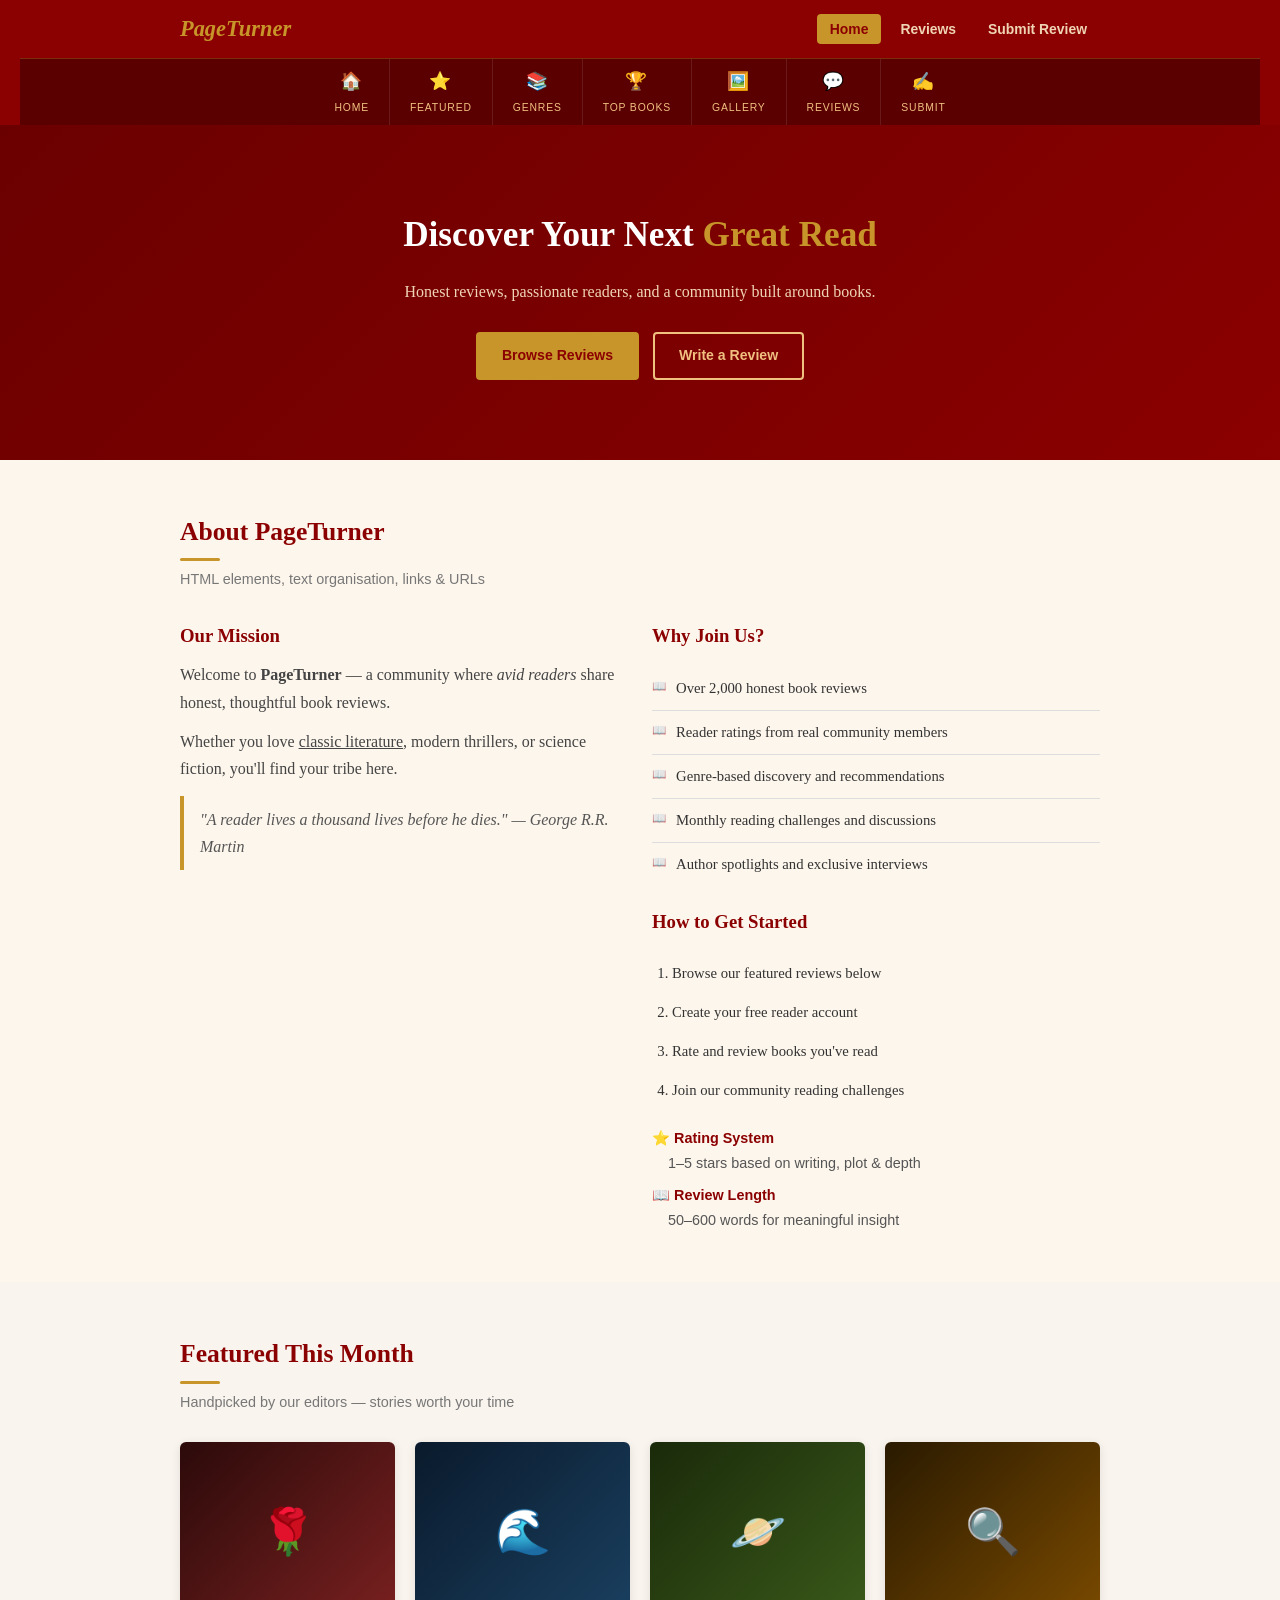
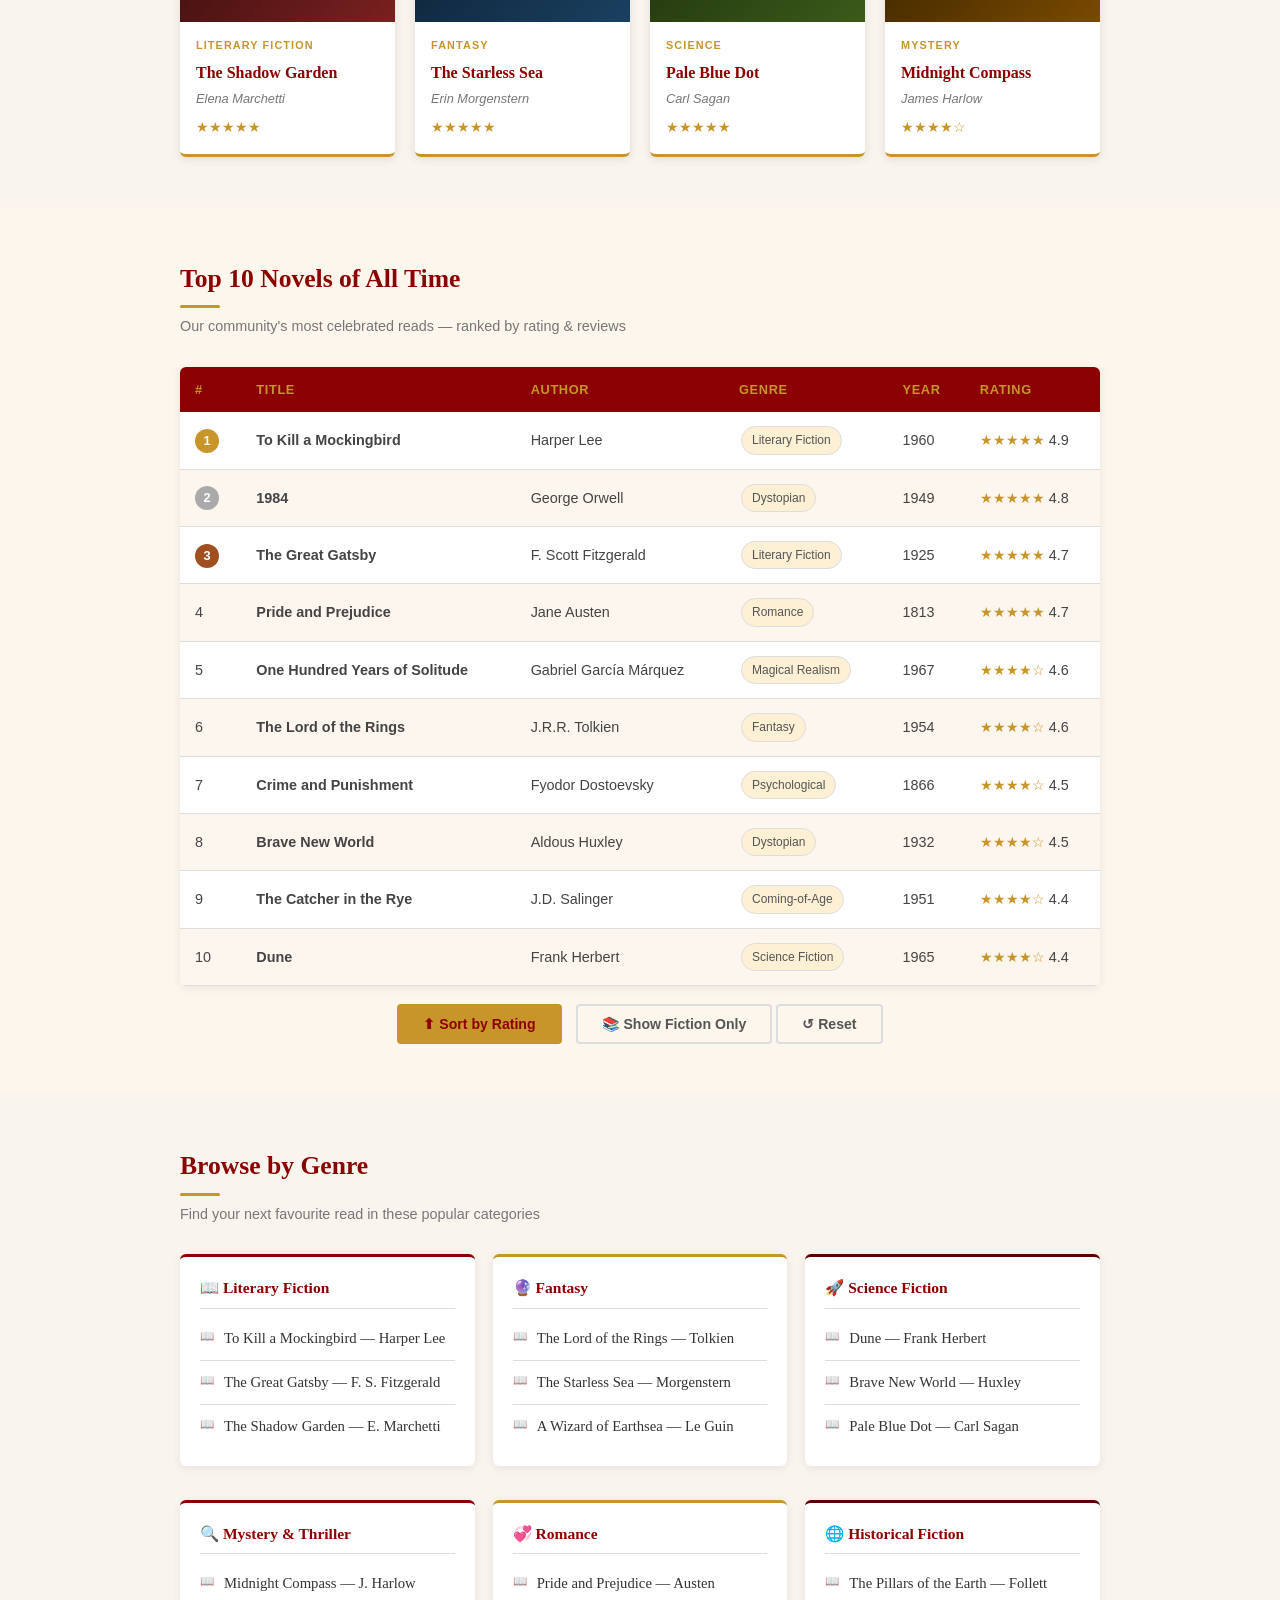
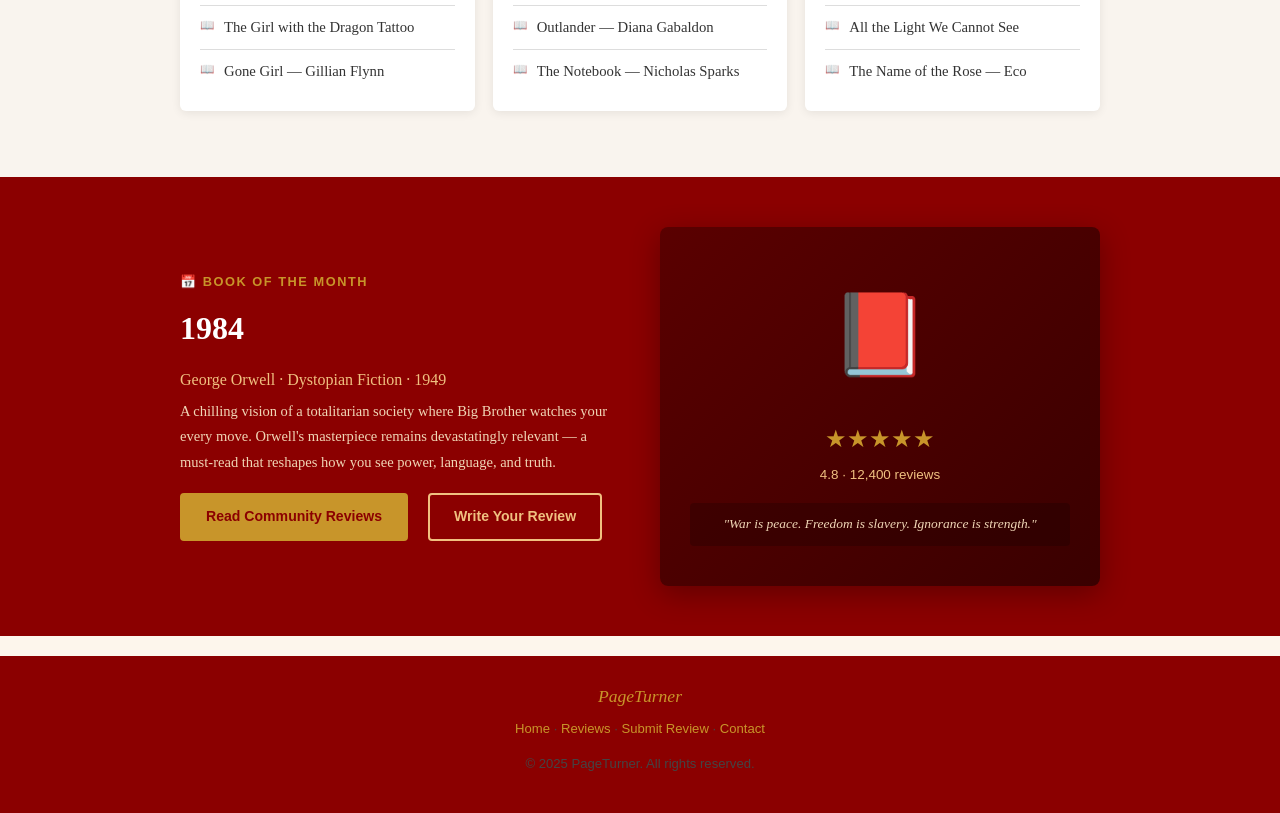
<file: index.html>
<!DOCTYPE html>
<html lang="en">
<head>
  <meta charset="UTF-8" />
  <meta name="viewport" content="width=device-width, initial-scale=1.0" />
  <title>PageTurner — Book Reviews</title>

  <!-- External CSS -->
  <link rel="stylesheet" href="style.css" />

  <!-- Internal CSS -->
  <style>
    .highlight {
      background-color: #fdf0d5;
      border-left: 4px solid #c8952a;
      padding: 12px 16px;
      border-radius: 0 4px 4px 0;
      font-size: 0.91rem;
      margin-top: 14px;
    }
    .genre-tag {
      display: inline-block;
      background-color: #fdf0d5;
      border: 1px solid #ddd;
      color: #555;
      font-family: Arial, sans-serif;
      font-size: 0.75rem;
      padding: 3px 10px;
      border-radius: 20px;
      margin: 3px 2px;
    }
  </style>
</head>
<body>

<header id="header">

  <!-- Text-based navigation bar -->
  <nav class="container">
    <span class="brand">PageTurner</span>
    <ul>
      <li><a href="index.html" class="active">Home</a></li>
      <li><a href="reviews.html">Reviews</a></li>
      <li><a href="submit.html">Submit Review</a></li>
    </ul>
  </nav>

  <!-- Graphics-based navigation bar -->
  <div id="gnav">
    <a href="index.html"   class="gnav-link"><span class="gi">🏠</span>Home</a>
    <a href="#featured"    class="gnav-link"><span class="gi">⭐</span>Featured</a>
    <a href="#genres"      class="gnav-link"><span class="gi">📚</span>Genres</a>
    <a href="#top-table"   class="gnav-link"><span class="gi">🏆</span>Top Books</a>
    <a href="#gallery"     class="gnav-link"><span class="gi">🖼️</span>Gallery</a>
    <a href="reviews.html" class="gnav-link"><span class="gi">💬</span>Reviews</a>
    <a href="submit.html"  class="gnav-link"><span class="gi">✍️</span>Submit</a>
  </div>

</header>

<!-- Hero -->
<div class="hero">
  <h1>Discover Your Next <span>Great Read</span></h1>
  <p>Honest reviews, passionate readers, and a community built around books.</p>
  <a href="#featured" class="btn btn-gold">Browse Reviews</a>
  <a href="submit.html" class="btn btn-outline">Write a Review</a>
</div>

<!-- About -->
<section class="section">
  <div class="container">
    <h2 class="section-title">About PageTurner</h2>
    <p class="section-subtitle">HTML elements, text organisation, links &amp; URLs</p>

    <div class="two-col">
      <div>
        <h3>Our Mission</h3>
        <!-- Text organisation: paragraphs, strong, em, u -->
        <p>Welcome to <strong>PageTurner</strong> — a community where <em>avid readers</em> share honest, thoughtful book reviews.</p>
        <p>Whether you love <u>classic literature</u>, modern thrillers, or science fiction, you'll find your tribe here.</p>

        <blockquote style="border-left:4px solid #c8952a; padding:10px 16px; background:#fdf6ec; font-style:italic; color:#555; margin:14px 0;">
          "A reader lives a thousand lives before he dies." — George R.R. Martin
        </blockquote>

        <!-- Links and URLs: absolute, relative, anchor, email -->
      </div>

      <div>
        <h3>Why Join Us?</h3>
        <!-- Unordered list -->
        <ul class="book-list mt-16">
          <li>Over 2,000 honest book reviews</li>
          <li>Reader ratings from real community members</li>
          <li>Genre-based discovery and recommendations</li>
          <li>Monthly reading challenges and discussions</li>
          <li>Author spotlights and exclusive interviews</li>
        </ul>

        <h3 style="margin-top:20px;">How to Get Started</h3>
        <!-- Ordered list -->
        <ol class="steps mt-16">
          <li>Browse our featured reviews below</li>
          <li>Create your free reader account</li>
          <li>Rate and review books you've read</li>
          <li>Join our community reading challenges</li>
        </ol>

        <!-- Description list -->
        <dl style="margin-top:16px; font-family:Arial,sans-serif; font-size:0.9rem;">
          <dt style="font-weight:bold; color:#8b0000; margin-top:8px;">⭐ Rating System</dt>
          <dd style="margin-left:16px; color:#555;">1–5 stars based on writing, plot &amp; depth</dd>
          <dt style="font-weight:bold; color:#8b0000; margin-top:8px;">📖 Review Length</dt>
          <dd style="margin-left:16px; color:#555;">50–600 words for meaningful insight</dd>
        </dl>
      </div>
    </div>
  </div>
</section>

<!-- Featured Books -->
<section class="section" id="featured">
  <div class="container">
    <h2 class="section-title">Featured This Month</h2>
    <p class="section-subtitle">Handpicked by our editors — stories worth your time</p>

    <div class="book-grid">
      <div class="book-card">
        <div class="book-cover" style="background: linear-gradient(135deg,#2c0a0a,#7a2020); display:flex; align-items:center; justify-content:center; height:180px;">
          <span style="font-size:2.8rem;">🌹</span>
        </div>
        <div class="book-info">
          <div class="book-genre">Literary Fiction</div>
          <h3>The Shadow Garden</h3>
          <p class="author">Elena Marchetti</p>
          <div class="stars">★★★★★</div>
        </div>
      </div>

      <div class="book-card">
        <div class="book-cover" style="background: linear-gradient(135deg,#0a1a2c,#1a4060); display:flex; align-items:center; justify-content:center; height:180px;">
          <span style="font-size:2.8rem;">🌊</span>
        </div>
        <div class="book-info">
          <div class="book-genre">Fantasy</div>
          <h3>The Starless Sea</h3>
          <p class="author">Erin Morgenstern</p>
          <div class="stars">★★★★★</div>
        </div>
      </div>

      <div class="book-card">
        <div class="book-cover" style="background: linear-gradient(135deg,#1a2a0a,#3a5a1a); display:flex; align-items:center; justify-content:center; height:180px;">
          <span style="font-size:2.8rem;">🪐</span>
        </div>
        <div class="book-info">
          <div class="book-genre">Science</div>
          <h3>Pale Blue Dot</h3>
          <p class="author">Carl Sagan</p>
          <div class="stars">★★★★★</div>
        </div>
      </div>

      <div class="book-card">
        <div class="book-cover" style="background: linear-gradient(135deg,#2a1a00,#7a4a00); display:flex; align-items:center; justify-content:center; height:180px;">
          <span style="font-size:2.8rem;">🔍</span>
        </div>
        <div class="book-info">
          <div class="book-genre">Mystery</div>
          <h3>Midnight Compass</h3>
          <p class="author">James Harlow</p>
          <div class="stars">★★★★☆</div>
        </div>
      </div>
    </div>
  </div>
</section>

<!-- Top Novels Ranked List -->
<section class="section" id="top-table">
  <div class="container">
    <h2 class="section-title">Top 10 Novels of All Time</h2>
    <p class="section-subtitle">Our community's most celebrated reads — ranked by rating &amp; reviews</p>

    <div class="table-wrap">
      <table id="novels-table">
        <thead>
          <tr>
            <th>#</th>
            <th>Title</th>
            <th>Author</th>
            <th>Genre</th>
            <th>Year</th>
            <th>Rating</th>
          </tr>
        </thead>
        <tbody>
          <tr>
            <td><span style="background:#c8952a;color:#fff;border-radius:50%;display:inline-block;width:24px;height:24px;text-align:center;line-height:24px;font-weight:bold;font-size:0.8rem;">1</span></td>
            <td><strong>To Kill a Mockingbird</strong></td>
            <td>Harper Lee</td>
            <td><span class="genre-tag">Literary Fiction</span></td>
            <td>1960</td>
            <td><span style="color:#c8952a;">★★★★★</span> 4.9</td>
          </tr>
          <tr>
            <td><span style="background:#aaa;color:#fff;border-radius:50%;display:inline-block;width:24px;height:24px;text-align:center;line-height:24px;font-weight:bold;font-size:0.8rem;">2</span></td>
            <td><strong>1984</strong></td>
            <td>George Orwell</td>
            <td><span class="genre-tag">Dystopian</span></td>
            <td>1949</td>
            <td><span style="color:#c8952a;">★★★★★</span> 4.8</td>
          </tr>
          <tr>
            <td><span style="background:#a05020;color:#fff;border-radius:50%;display:inline-block;width:24px;height:24px;text-align:center;line-height:24px;font-weight:bold;font-size:0.8rem;">3</span></td>
            <td><strong>The Great Gatsby</strong></td>
            <td>F. Scott Fitzgerald</td>
            <td><span class="genre-tag">Literary Fiction</span></td>
            <td>1925</td>
            <td><span style="color:#c8952a;">★★★★★</span> 4.7</td>
          </tr>
          <tr>
            <td>4</td>
            <td><strong>Pride and Prejudice</strong></td>
            <td>Jane Austen</td>
            <td><span class="genre-tag">Romance</span></td>
            <td>1813</td>
            <td><span style="color:#c8952a;">★★★★★</span> 4.7</td>
          </tr>
          <tr>
            <td>5</td>
            <td><strong>One Hundred Years of Solitude</strong></td>
            <td>Gabriel García Márquez</td>
            <td><span class="genre-tag">Magical Realism</span></td>
            <td>1967</td>
            <td><span style="color:#c8952a;">★★★★☆</span> 4.6</td>
          </tr>
          <tr>
            <td>6</td>
            <td><strong>The Lord of the Rings</strong></td>
            <td>J.R.R. Tolkien</td>
            <td><span class="genre-tag">Fantasy</span></td>
            <td>1954</td>
            <td><span style="color:#c8952a;">★★★★☆</span> 4.6</td>
          </tr>
          <tr>
            <td>7</td>
            <td><strong>Crime and Punishment</strong></td>
            <td>Fyodor Dostoevsky</td>
            <td><span class="genre-tag">Psychological</span></td>
            <td>1866</td>
            <td><span style="color:#c8952a;">★★★★☆</span> 4.5</td>
          </tr>
          <tr>
            <td>8</td>
            <td><strong>Brave New World</strong></td>
            <td>Aldous Huxley</td>
            <td><span class="genre-tag">Dystopian</span></td>
            <td>1932</td>
            <td><span style="color:#c8952a;">★★★★☆</span> 4.5</td>
          </tr>
          <tr>
            <td>9</td>
            <td><strong>The Catcher in the Rye</strong></td>
            <td>J.D. Salinger</td>
            <td><span class="genre-tag">Coming-of-Age</span></td>
            <td>1951</td>
            <td><span style="color:#c8952a;">★★★★☆</span> 4.4</td>
          </tr>
          <tr>
            <td>10</td>
            <td><strong>Dune</strong></td>
            <td>Frank Herbert</td>
            <td><span class="genre-tag">Science Fiction</span></td>
            <td>1965</td>
            <td><span style="color:#c8952a;">★★★★☆</span> 4.4</td>
          </tr>
        </tbody>
      </table>
    </div>

    <div style="margin-top:18px; text-align:center;">
      <button class="btn btn-gold" onclick="sortTable()">⬆ Sort by Rating</button>
      <button class="btn btn-outline" style="color:#555;border-color:#ddd;" onclick="filterGenreTable()">📚 Show Fiction Only</button>
      <button class="btn btn-outline" style="color:#555;border-color:#ddd;margin-left:0;" onclick="resetTable()">↺ Reset</button>
    </div>
    <div id="table-log" class="result-box" style="margin-top:12px; display:none;"></div>
  </div>
</section>

<!-- Genre Spotlight -->
<section class="section" id="genres">
  <div class="container">
    <h2 class="section-title">Browse by Genre</h2>
    <p class="section-subtitle">Find your next favourite read in these popular categories</p>

    <div class="three-col" style="margin-top:20px;">
      <div class="demo-box" style="border-top:3px solid #8b0000;">
        <h3>📖 Literary Fiction</h3>
        <ul class="book-list">
          <li>To Kill a Mockingbird — Harper Lee</li>
          <li>The Great Gatsby — F. S. Fitzgerald</li>
          <li>The Shadow Garden — E. Marchetti</li>
        </ul>
      </div>
      <div class="demo-box" style="border-top:3px solid #c8952a;">
        <h3>🔮 Fantasy</h3>
        <ul class="book-list">
          <li>The Lord of the Rings — Tolkien</li>
          <li>The Starless Sea — Morgenstern</li>
          <li>A Wizard of Earthsea — Le Guin</li>
        </ul>
      </div>
      <div class="demo-box" style="border-top:3px solid #5a0000;">
        <h3>🚀 Science Fiction</h3>
        <ul class="book-list">
          <li>Dune — Frank Herbert</li>
          <li>Brave New World — Huxley</li>
          <li>Pale Blue Dot — Carl Sagan</li>
        </ul>
      </div>
      <div class="demo-box" style="border-top:3px solid #8b0000;">
        <h3>🔍 Mystery &amp; Thriller</h3>
        <ul class="book-list">
          <li>Midnight Compass — J. Harlow</li>
          <li>The Girl with the Dragon Tattoo</li>
          <li>Gone Girl — Gillian Flynn</li>
        </ul>
      </div>
      <div class="demo-box" style="border-top:3px solid #c8952a;">
        <h3>💞 Romance</h3>
        <ul class="book-list">
          <li>Pride and Prejudice — Austen</li>
          <li>Outlander — Diana Gabaldon</li>
          <li>The Notebook — Nicholas Sparks</li>
        </ul>
      </div>
      <div class="demo-box" style="border-top:3px solid #5a0000;">
        <h3>🌐 Historical Fiction</h3>
        <ul class="book-list">
          <li>The Pillars of the Earth — Follett</li>
          <li>All the Light We Cannot See</li>
          <li>The Name of the Rose — Eco</li>
        </ul>
      </div>
    </div>
  </div>
</section>

<!-- Book of the Month Highlight -->
<section class="section" style="background-color:#8b0000; padding:50px 0;">
  <div class="container">
    <div class="two-col" style="align-items:center; gap:40px;">
      <div>
        <p style="color:#c8952a; font-family:Arial,sans-serif; font-size:0.8rem; font-weight:bold; text-transform:uppercase; letter-spacing:0.12em; margin-bottom:8px;">📅 Book of the Month</p>
        <h2 style="color:#fff; font-size:2rem; margin-bottom:10px;">1984</h2>
        <p style="color:#f0c080; font-size:1rem; margin-bottom:6px;">George Orwell · Dystopian Fiction · 1949</p>
        <p style="color:#f0d5b5; font-size:0.91rem; max-width:460px; line-height:1.75; margin-bottom:18px;">
          A chilling vision of a totalitarian society where Big Brother watches your every move. 
          Orwell's masterpiece remains devastatingly relevant — a must-read that reshapes how you see power, language, and truth.
        </p>
        <div style="display:flex; gap:10px; flex-wrap:wrap;">
          <a href="reviews.html" class="btn btn-gold">Read Community Reviews</a>
          <a href="submit.html" class="btn btn-outline">Write Your Review</a>
        </div>
      </div>
      <div style="background:linear-gradient(135deg,#5a0000,#3a0000); border-radius:8px; padding:40px 30px; text-align:center; box-shadow:0 8px 30px rgba(0,0,0,0.3);">
        <div style="font-size:5rem; margin-bottom:16px;">📕</div>
        <div style="color:#c8952a; font-size:1.5rem; margin-bottom:4px;">★★★★★</div>
        <div style="color:#f0c080; font-family:Arial,sans-serif; font-size:0.84rem;">4.8 · 12,400 reviews</div>
        <div style="margin-top:16px; background:rgba(0,0,0,0.2); border-radius:4px; padding:10px 14px;">
          <p style="color:#f0d5b5; font-style:italic; font-size:0.84rem; margin:0;">"War is peace. Freedom is slavery. Ignorance is strength."</p>
        </div>
      </div>
    </div>
  </div>
</section>

<footer>
  <div class="footer-brand">PageTurner</div>
  <p>
    <a href="index.html">Home</a> ·
    <a href="reviews.html">Reviews</a> ·
    <a href="submit.html">Submit Review</a> ·
    <a href="mailto:hello@pageturner.com">Contact</a>
  </p>
  <p style="margin-top:8px;">© 2025 PageTurner. All rights reserved.</p>
</footer>

<script src="https://cdnjs.cloudflare.com/ajax/libs/jquery/3.7.1/jquery.min.js"></script>
<script>
  var tableState = 'default';

  function sortTable() {
    var tbody = document.querySelector('#novels-table tbody');
    var rows  = Array.from(tbody.querySelectorAll('tr'));
    rows.sort(function(a, b) {
      var ra = parseFloat(a.cells[5].textContent.match(/[\d.]+$/)[0]);
      var rb = parseFloat(b.cells[5].textContent.match(/[\d.]+$/)[0]);
      return rb - ra;
    });
    rows.forEach(function(r) { tbody.appendChild(r); });
    tableState = 'sorted';
    var log = document.getElementById('table-log');
    log.style.display = 'block';
    log.textContent = '⬆ Sorted by rating (highest first).';
  }

  function filterGenreTable() {
    var tbody = document.querySelector('#novels-table tbody');
    var rows  = Array.from(tbody.querySelectorAll('tr'));
    var shown = 0;
    rows.forEach(function(r) {
      var genre = r.cells[3].textContent;
      var show  = (genre.includes('Fiction') || genre.includes('Realism'));
      r.style.display = show ? '' : 'none';
      if (show) shown++;
    });
    tableState = 'filtered';
    var log = document.getElementById('table-log');
    log.style.display = 'block';
    log.textContent = '📚 Showing ' + shown + ' Fiction entries. Click Reset to see all.';
  }

  function resetTable() {
    var tbody = document.querySelector('#novels-table tbody');
    Array.from(tbody.querySelectorAll('tr')).forEach(function(r) {
      r.style.display = '';
    });
    document.getElementById('table-log').style.display = 'none';
  }
</script>
</body>
</html>
</file>
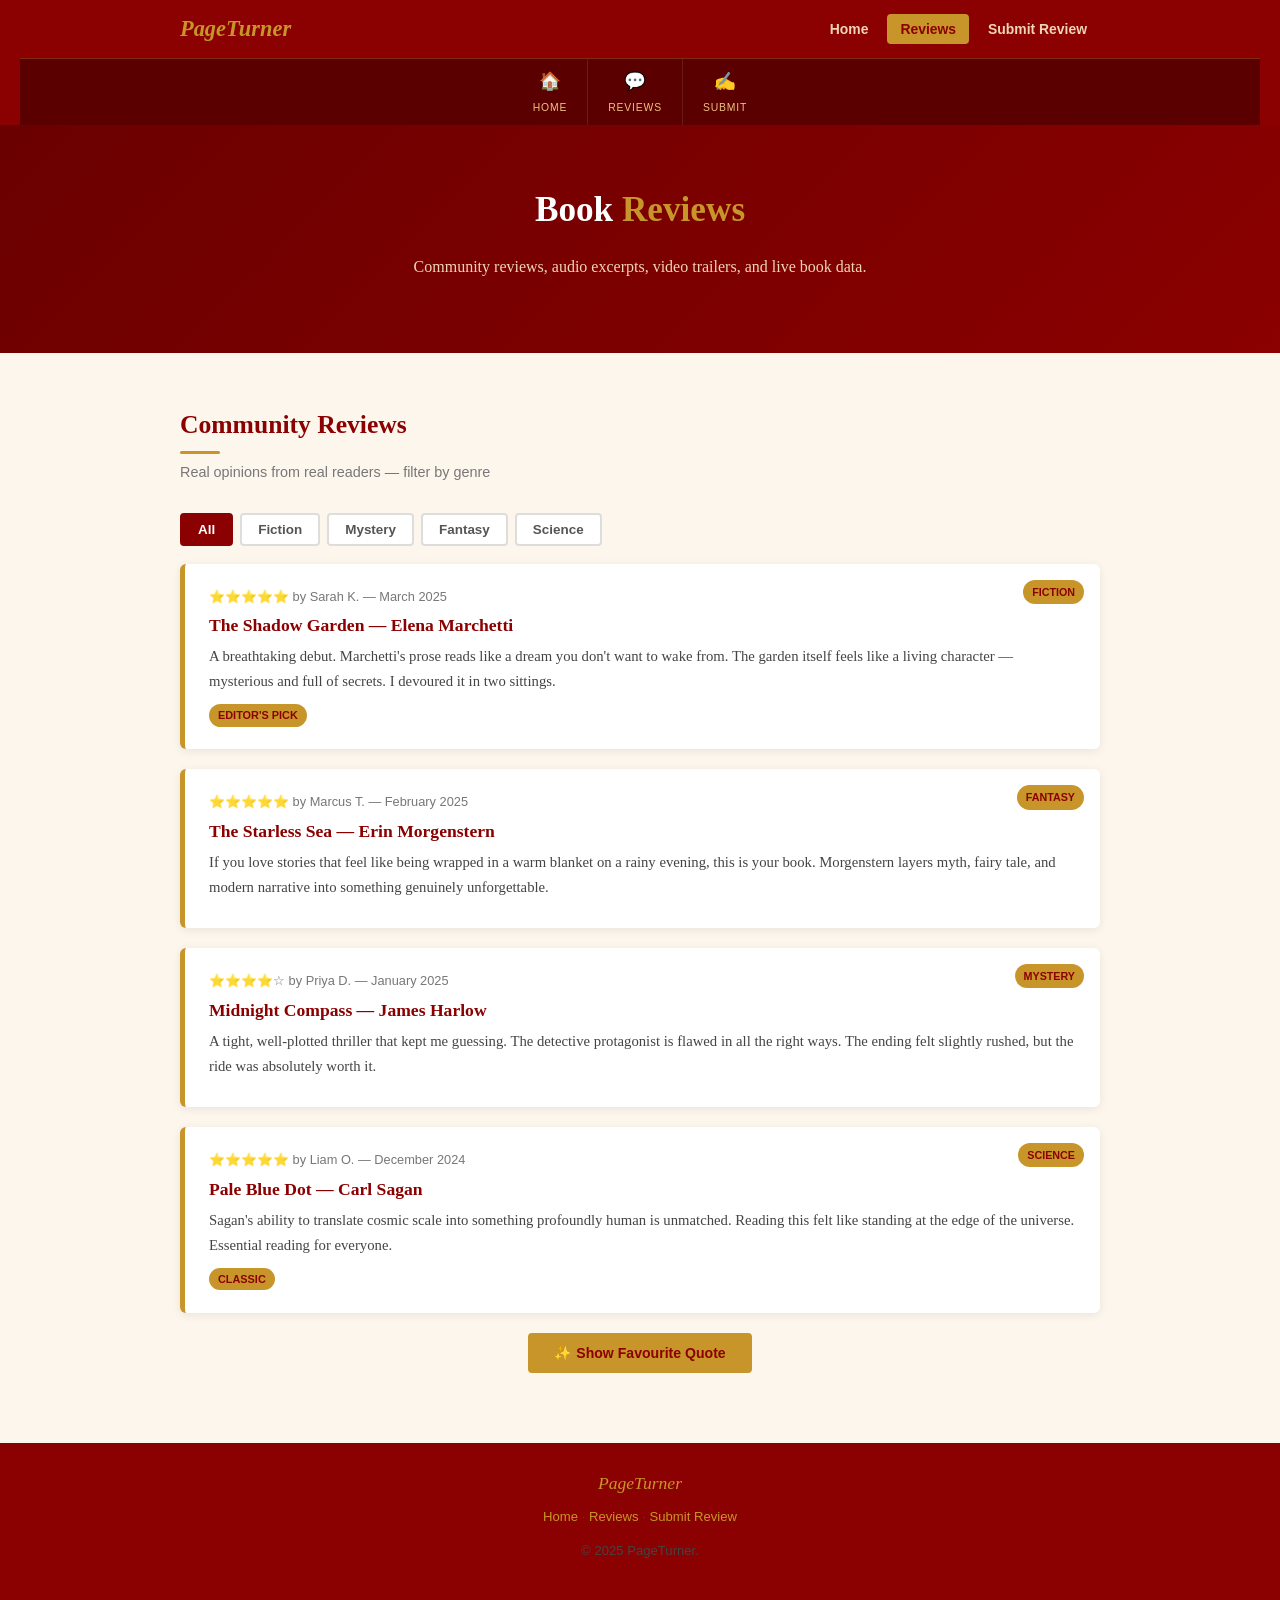
<file: reviews.html>
<!DOCTYPE html>
<html lang="en">
<head>
  <meta charset="UTF-8" />
  <meta name="viewport" content="width=device-width, initial-scale=1.0" />
  <title>PageTurner — Reviews &amp; Media</title>

  <!-- External CSS -->
  <link rel="stylesheet" href="style.css" />

  <!-- Internal CSS -->
  <style>
    .tab-btns { display: flex; gap: 7px; margin-bottom: 18px; flex-wrap: wrap; }
    .tab-btn  {
      font-family: Arial, sans-serif;
      padding: 7px 16px;
      border: 2px solid #ddd;
      border-radius: 4px;
      background-color: #fff;
      color: #555;
      font-size: 0.84rem;
      font-weight: bold;
      cursor: pointer;
    }
    .tab-btn.active,
    .tab-btn:hover { background-color: #8b0000; color: #fff; border-color: #8b0000; }

    .api-card {
      background-color: #fff;
      border-left: 3px solid #c8952a;
      border-radius: 4px;
      padding: 12px 14px;
      margin-bottom: 8px;
      box-shadow: 0 1px 6px rgba(0,0,0,0.07);
    }
    .api-card strong { color: #8b0000; }
    .api-card span   { color: #777; font-family: Arial, sans-serif; font-size: 0.82rem; }
  </style>
</head>
<body>

<header id="header">
  <nav class="container">
    <span class="brand">PageTurner</span>
    <ul>
      <li><a href="index.html">Home</a></li>
      <li><a href="reviews.html" class="active">Reviews</a></li>
      <li><a href="submit.html">Submit Review</a></li>
    </ul>
  </nav>
  <div id="gnav">
    <a href="index.html"      class="gnav-link"><span class="gi">🏠</span>Home</a>
    <a href="#reviews-list"   class="gnav-link"><span class="gi">💬</span>Reviews</a>
    <a href="submit.html"     class="gnav-link"><span class="gi">✍️</span>Submit</a>
  </div>
</header>

<div class="hero" style="padding:55px 20px 46px;">
  <h1>Book <span>Reviews</span></h1>
  <p>Community reviews, audio excerpts, video trailers, and live book data.</p>
</div>

<!-- Community Reviews -->
<section class="section" id="reviews-list">
  <div class="container">
    <h2 class="section-title">Community Reviews</h2>
    <p class="section-subtitle">Real opinions from real readers — filter by genre</p>

    <div class="tab-btns">
      <button class="tab-btn active" onclick="filterReviews('all', this)">All</button>
      <button class="tab-btn" onclick="filterReviews('fiction', this)">Fiction</button>
      <button class="tab-btn" onclick="filterReviews('mystery', this)">Mystery</button>
      <button class="tab-btn" onclick="filterReviews('fantasy', this)">Fantasy</button>
      <button class="tab-btn" onclick="filterReviews('science', this)">Science</button>
    </div>

    <div id="review-list">
      <div class="review-card" data-genre="fiction">
        <span class="review-badge">Fiction</span>
        <div class="reviewer">⭐⭐⭐⭐⭐ by Sarah K. — March 2025</div>
        <h3>The Shadow Garden — Elena Marchetti</h3>
        <p>A breathtaking debut. Marchetti's prose reads like a dream you don't want to wake from. The garden itself feels like a living character — mysterious and full of secrets. I devoured it in two sittings.</p>
        <span class="badge-gold">Editor's Pick</span>
      </div>

      <div class="review-card" data-genre="fantasy">
        <span class="review-badge">Fantasy</span>
        <div class="reviewer">⭐⭐⭐⭐⭐ by Marcus T. — February 2025</div>
        <h3>The Starless Sea — Erin Morgenstern</h3>
        <p>If you love stories that feel like being wrapped in a warm blanket on a rainy evening, this is your book. Morgenstern layers myth, fairy tale, and modern narrative into something genuinely unforgettable.</p>
      </div>

      <div class="review-card" data-genre="mystery">
        <span class="review-badge">Mystery</span>
        <div class="reviewer">⭐⭐⭐⭐☆ by Priya D. — January 2025</div>
        <h3>Midnight Compass — James Harlow</h3>
        <p>A tight, well-plotted thriller that kept me guessing. The detective protagonist is flawed in all the right ways. The ending felt slightly rushed, but the ride was absolutely worth it.</p>
      </div>

      <div class="review-card" data-genre="science">
        <span class="review-badge">Science</span>
        <div class="reviewer">⭐⭐⭐⭐⭐ by Liam O. — December 2024</div>
        <h3>Pale Blue Dot — Carl Sagan</h3>
        <p>Sagan's ability to translate cosmic scale into something profoundly human is unmatched. Reading this felt like standing at the edge of the universe. Essential reading for everyone.</p>
        <span class="badge-gold">Classic</span>
      </div>
    </div>

    <!-- jQuery slideToggle demo -->
    <div style="margin-top:20px; text-align:center;">
      <button class="btn btn-gold" id="reveal-btn">✨ Show Favourite Quote</button>
      <div id="jq-quote">
        <strong>From The Shadow Garden:</strong><br />
        "She had learned long ago that secrets, like seeds, eventually find their way into the light."
      </div>
    </div>
  </div>
</section>

<footer>
  <div class="footer-brand">PageTurner</div>
  <p>
    <a href="index.html">Home</a> ·
    <a href="reviews.html">Reviews</a> ·
    <a href="submit.html">Submit Review</a>
  </p>
  <p style="margin-top:7px;">© 2025 PageTurner.</p>
</footer>

<script src="https://cdnjs.cloudflare.com/ajax/libs/jquery/3.7.1/jquery.min.js"></script>

<script>
/* ============================================================
   JavaScript — Variables, Control Flow, Functions,
   JSON.stringify, JSON.parse, Fetch API, Document Object,
   jQuery — Selectors, DOM, Events, Effects, Validation
   ============================================================ */

// ── Book library (JSON Array) ──
var bookLibrary = [
  { id: 1, title: 'The Shadow Garden',  author: 'Elena Marchetti',  genre: 'Fiction',  rating: 5.0 },
  { id: 2, title: 'The Starless Sea',   author: 'Erin Morgenstern', genre: 'Fantasy',  rating: 4.9 },
  { id: 3, title: 'Pale Blue Dot',      author: 'Carl Sagan',       genre: 'Science',  rating: 4.8 }
];

// ── JSON.stringify ──
function doStringify() {
  var title  = document.getElementById('j-title').value  || 'Untitled';
  var author = document.getElementById('j-author').value || 'Unknown';
  var rating = parseFloat(document.getElementById('j-rating').value) || 4.0;
  var obj = { title: title, author: author, rating: rating, reviewed: new Date().toLocaleDateString() };
  document.getElementById('stringify-out').textContent = JSON.stringify(obj, null, 2);
}

// ── JSON.parse ──
function doParse() {
  try {
    var parsed = JSON.parse(document.getElementById('j-parse-in').value);
    var out = '✅ Parsed:\n\n';
    for (var key in parsed) { out += key + ': ' + parsed[key] + '\n'; }
    document.getElementById('parse-out').textContent = out;
  } catch (err) {
    document.getElementById('parse-out').textContent = '❌ Invalid JSON: ' + err.message;
  }
}

// ── Read/Write JSON Array ──
function readWriteJSON() {
  var out = 'Library (' + bookLibrary.length + ' books):\n\n';
  bookLibrary.forEach(function(b) {
    out += '#' + b.id + ' ' + b.title + ' — ' + b.author + ' (' + b.rating + '★)\n';
  });
  document.getElementById('rw-out').textContent = out;
}

function addToJSON() {
  var newBook = { id: bookLibrary.length + 1, title: 'Letters to the Lost', author: 'Aimee Novak', genre: 'Romance', rating: 4.5 };
  bookLibrary.push(newBook);
  document.getElementById('rw-out').textContent = '✅ Added! Now ' + bookLibrary.length + ' books.\n\nNew: ' + JSON.stringify(newBook, null, 2);
}

// ── Fetch API ──
function fetchReviewers() {
  document.getElementById('fetch-out').textContent = '⏳ Fetching...';
  document.getElementById('fetch-list').innerHTML = '';

  fetch('https://jsonplaceholder.typicode.com/users')
    .then(function(res) {
      if (!res.ok) throw new Error('HTTP ' + res.status);
      return res.json();
    })
    .then(function(data) {
      document.getElementById('fetch-out').textContent = '✅ Fetched ' + data.length + ' reviewers:';
      data.slice(0, 5).forEach(function(u) {
        var card = document.createElement('div');
        card.className = 'api-card';
        card.innerHTML = '<strong>' + u.name + '</strong><br><span>📧 ' + u.email + '</span>';
        document.getElementById('fetch-list').appendChild(card);
      });
    })
    .catch(function(err) {
      document.getElementById('fetch-out').textContent = '❌ Error: ' + err.message;
    });
}

// ── Filter Reviews ──
function filterReviews(genre, btn) {
  document.querySelectorAll('#review-list .review-card').forEach(function(c) {
    c.style.display = (genre === 'all' || c.dataset.genre === genre) ? 'block' : 'none';
  });
  document.querySelectorAll('.tab-btn').forEach(function(b) { b.classList.remove('active'); });
  btn.classList.add('active');
}

/* ── jQuery ── */
$(document).ready(function() {

  // Reveal quote
  $('#reveal-btn').click(function() {
    $('#jq-quote').slideToggle(400);
    $(this).text($('#jq-quote').is(':visible') ? '✨ Hide Quote' : '✨ Show Favourite Quote');
  });

  // DOM Manipulation
  var quotes = [
    '"A room without books is like a body without a soul." — Cicero',
    '"There is no friend as loyal as a book." — Hemingway',
    '"Books are a uniquely portable magic." — Stephen King'
  ];
  var qi = 0;

  $('#jq-change').click(function() {
    qi = (qi + 1) % quotes.length;
    $('#jq-demo-text').text(quotes[qi]);          // .text() — DOM manipulation
    $('#jq-log').text('Quote changed with .text()');
  });

  var bgs = ['#fdf6ec', '#eaf0fb', '#eaf4ee', '#fef9e7'];
  var bi = 0;
  $('#jq-color').click(function() {
    bi = (bi + 1) % bgs.length;
    $('#jq-demo-box').css('background', bgs[bi]); // .css() — DOM manipulation
    $('#jq-log').text('Background changed with .css()');
  });

  // Effects
  $('#jq-hide').click(function()  { $('#jq-demo-box').hide(400);        $('#jq-log').text('.hide(400) called'); });
  $('#jq-show').click(function()  { $('#jq-demo-box').show(400);        $('#jq-log').text('.show(400) called'); });
  $('#jq-toggle').click(function(){ $('#jq-demo-box').toggle(400);      $('#jq-log').text('.toggle(400) called'); });

  $('#eff-fadein').click(function()  { $('#eff-box').show().fadeIn(500);   });
  $('#eff-fadeout').click(function() { $('#eff-box').fadeOut(500);          });
  $('#eff-slide').click(function()   { $('#eff-box').slideToggle(400);      });
  $('#eff-animate').click(function() {
    $('#eff-box').show().animate({ width: '280px', opacity: 0.6 }, 350)
                        .animate({ width: '200px', opacity: 1   }, 350);
  });

  // jQuery validation
  $('#jq-search-btn').click(function() {
    var q = $('#jq-search').val().trim();
    var out = $('#jq-search-result');

    if (q.length < 2) {
      out.text('❌ Enter at least 2 characters.').css({ background: '#fdecea', color: '#721c24' });
      return;
    }

    var found = bookLibrary.filter(function(b) {
      return b.title.toLowerCase().includes(q.toLowerCase()) ||
             b.author.toLowerCase().includes(q.toLowerCase());
    });

    if (found.length > 0) {
      out.text('✅ Found: "' + found[0].title + '" by ' + found[0].author + ' — ' + found[0].rating + ' ⭐')
         .css({ background: '#d4edda', color: '#155724' });
    } else {
      out.text('📚 No match for "' + q + '" — try: Shadow, Sagan, or Compass')
         .css({ background: '#fff3cd', color: '#856404' });
    }
  });

  // onFocus / onBlur
  $('#jq-search').focus(function() { $(this).css('border-color', '#8b0000'); });
  $('#jq-search').blur(function()  { $(this).css('border-color', '#ddd'); });

});
</script>

</body>
</html>
</file>
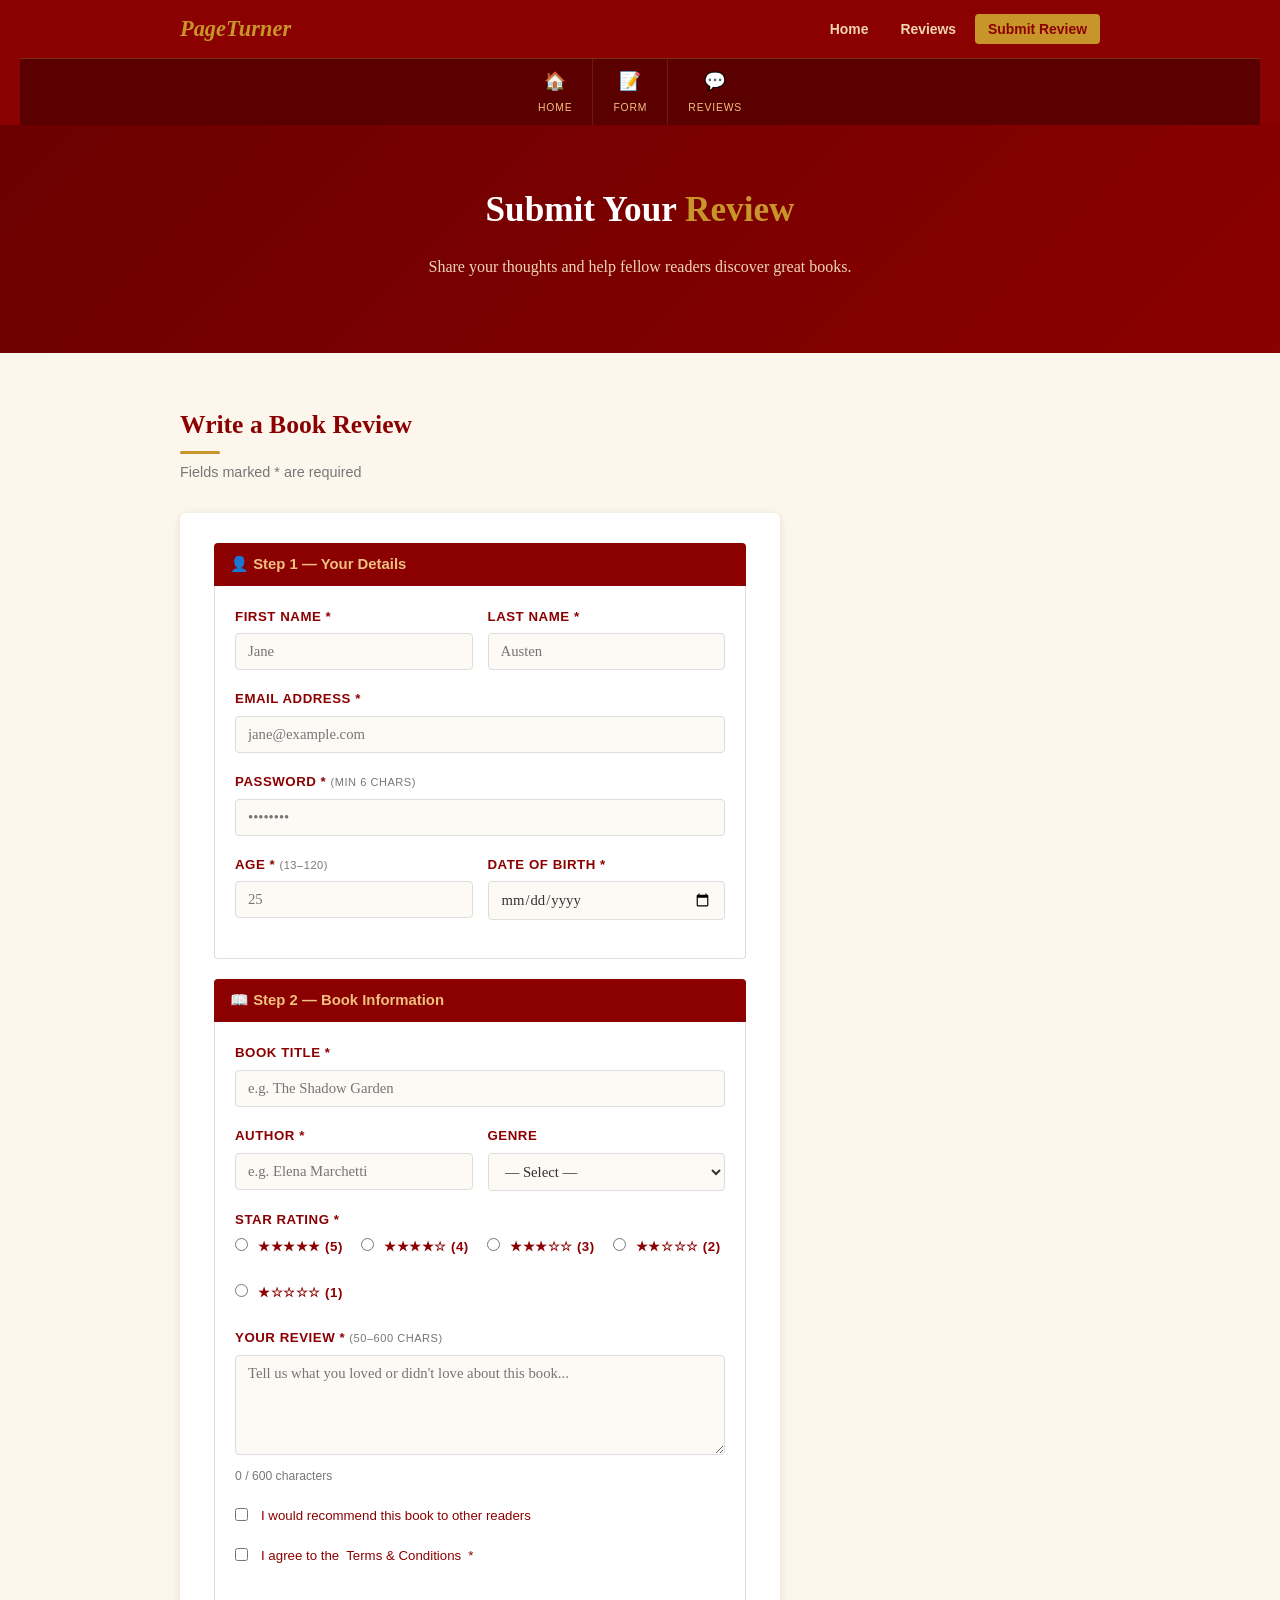
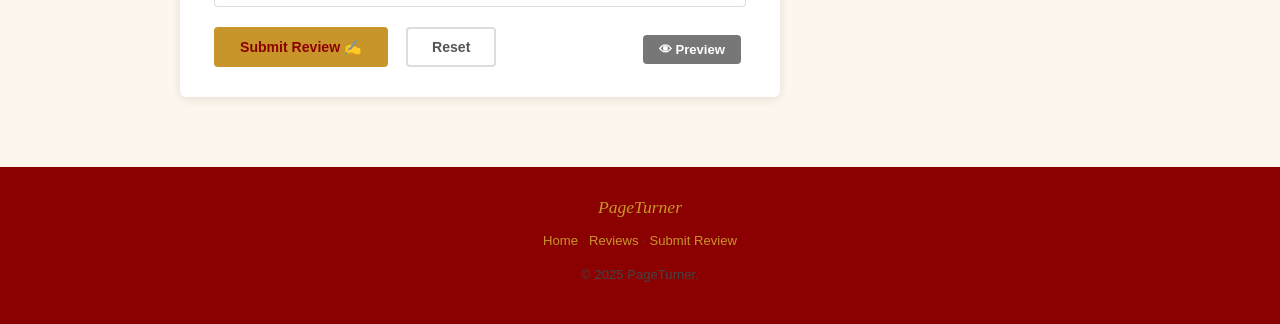
<file: submit.html>
<!DOCTYPE html>
<html lang="en">
<head>
  <meta charset="UTF-8" />
  <meta name="viewport" content="width=device-width, initial-scale=1.0" />
  <title>PageTurner — Submit a Review</title>

  <!-- External CSS -->
  <link rel="stylesheet" href="style.css" />

  <!-- Internal CSS -->
  <style>
    .step-head {
      background-color: #8b0000;
      color: #f0c080;
      font-family: Arial, sans-serif;
      font-size: 0.93rem;
      font-weight: bold;
      padding: 9px 16px;
      border-radius: 4px 4px 0 0;
      margin-bottom: 0;
      cursor: pointer;
    }
    .step-body {
      background-color: #fff;
      border: 1px solid #ddd;
      border-top: none;
      border-radius: 0 0 4px 4px;
      padding: 20px;
      margin-bottom: 20px;
    }
    .radio-row { display: flex; gap: 18px; flex-wrap: wrap; }
    .radio-label { display: flex; align-items: center; gap: 6px; font-family: Arial, sans-serif; font-size: 0.88rem; color: #444; cursor: pointer; }
    .char-count { font-family: Arial, sans-serif; font-size: 0.76rem; color: #777; margin-top: 3px; }
    .preview-box { display: none; background-color: #fff; border-left: 5px solid #c8952a; border-radius: 4px; padding: 18px 20px; box-shadow: 0 2px 10px rgba(0,0,0,0.08); margin-top: 18px; }
    .preview-box h3 { font-size: 1rem; margin-bottom: 3px; }
    .preview-box .meta { font-family: Arial, sans-serif; font-size: 0.8rem; color: #777; margin-bottom: 7px; }
  </style>
</head>
<body>

<header id="header">
  <nav class="container">
    <span class="brand">PageTurner</span>
    <ul>
      <li><a href="index.html">Home</a></li>
      <li><a href="reviews.html">Reviews</a></li>
      <li><a href="submit.html" class="active">Submit Review</a></li>
    </ul>
  </nav>
  <div id="gnav">
    <a href="index.html"      class="gnav-link"><span class="gi">🏠</span>Home</a>
    <a href="#submit-form"    class="gnav-link"><span class="gi">📝</span>Form</a>
    <a href="reviews.html"    class="gnav-link"><span class="gi">💬</span>Reviews</a>
  </div>
</header>

<div class="hero" style="padding:55px 20px 46px;">
  <h1>Submit Your <span>Review</span></h1>
  <p>Share your thoughts and help fellow readers discover great books.</p>
</div>

<!-- ── FORM ── -->
<section class="section" id="submit-form">
  <div class="container">
    <h2 class="section-title">Write a Book Review</h2>
    <p class="section-subtitle">Fields marked * are required</p>

    <div class="form-wrap">

      <!-- Step 1 -->
      <div class="step-head">👤 Step 1 — Your Details</div>
      <div class="step-body">

        <div class="form-row">
          <div class="form-group">
            <label for="fname">First Name *</label>
            <input type="text" id="fname" placeholder="Jane"
                   onfocus="onFocusField(this)" onblur="onBlurField(this)" />
            <div class="error-msg" id="err-fname">First name is required.</div>
          </div>
          <div class="form-group">
            <label for="lname">Last Name *</label>
            <input type="text" id="lname" placeholder="Austen"
                   onfocus="onFocusField(this)" onblur="onBlurField(this)" />
            <div class="error-msg" id="err-lname">Last name is required.</div>
          </div>
        </div>

        <div class="form-group">
          <label for="email">Email Address *</label>
          <input type="email" id="email" placeholder="jane@example.com"
                 onfocus="onFocusField(this)" onblur="onBlurField(this)" />
          <div class="error-msg" id="err-email">Enter a valid email (e.g. name@domain.com).</div>
        </div>

        <div class="form-group">
          <label for="pass">Password * <small style="font-weight:normal; color:#777;">(min 6 chars)</small></label>
          <input type="password" id="pass" placeholder="••••••••" />
          <div class="error-msg" id="err-pass">Password must be at least 6 characters.</div>
        </div>

        <div class="form-row">
          <div class="form-group">
            <label for="age">Age * <small style="font-weight:normal; color:#777;">(13–120)</small></label>
            <input type="number" id="age" placeholder="25" min="13" max="120" />
            <div class="error-msg" id="err-age">Enter a valid age (13–120).</div>
          </div>
          <div class="form-group">
            <label for="dob">Date of Birth *</label>
            <input type="date" id="dob" />
            <div class="error-msg" id="err-dob">Please select your date of birth.</div>
          </div>
        </div>
      </div>

      <!-- Step 2 -->
      <div class="step-head">📖 Step 2 — Book Information</div>
      <div class="step-body">

        <div class="form-group">
          <label for="book-title">Book Title *</label>
          <input type="text" id="book-title" placeholder="e.g. The Shadow Garden" oninput="livePreview()" />
          <div class="error-msg" id="err-title">Book title is required.</div>
        </div>

        <div class="form-row">
          <div class="form-group">
            <label for="book-author">Author *</label>
            <input type="text" id="book-author" placeholder="e.g. Elena Marchetti" oninput="livePreview()" />
            <div class="error-msg" id="err-author">Author name is required.</div>
          </div>
          <div class="form-group">
            <label for="book-genre">Genre</label>
            <select id="book-genre" onchange="livePreview()">
              <option value="">— Select —</option>
              <option>Literary Fiction</option>
              <option>Mystery &amp; Thriller</option>
              <option>Science Fiction</option>
              <option>Fantasy</option>
              <option>Historical Fiction</option>
              <option>Romance</option>
              <option>Biography</option>
              <option>Science</option>
              <option>Self-Help</option>
            </select>
          </div>
        </div>

        <div class="form-group">
          <label>Star Rating *</label>
          <div class="radio-row">
            <label class="radio-label"><input type="radio" name="rating" value="5" onchange="livePreview()" /> ★★★★★ (5)</label>
            <label class="radio-label"><input type="radio" name="rating" value="4" onchange="livePreview()" /> ★★★★☆ (4)</label>
            <label class="radio-label"><input type="radio" name="rating" value="3" onchange="livePreview()" /> ★★★☆☆ (3)</label>
            <label class="radio-label"><input type="radio" name="rating" value="2" onchange="livePreview()" /> ★★☆☆☆ (2)</label>
            <label class="radio-label"><input type="radio" name="rating" value="1" onchange="livePreview()" /> ★☆☆☆☆ (1)</label>
          </div>
          <div class="error-msg" id="err-rating">Please select a star rating.</div>
        </div>

        <div class="form-group">
          <label for="review-text">Your Review * <small style="font-weight:normal; color:#777;">(50–600 chars)</small></label>
          <textarea id="review-text" placeholder="Tell us what you loved or didn't love about this book..."
                    oninput="updateCharCount(); livePreview()"></textarea>
          <div class="char-count" id="char-count">0 / 600 characters</div>
          <div class="error-msg" id="err-review">Review must be 50–600 characters.</div>
        </div>

        <div class="form-group">
          <label style="display:flex; align-items:flex-start; gap:7px; font-weight:normal; text-transform:none; letter-spacing:0;">
            <input type="checkbox" id="recommend" style="margin-top:3px;" />
            I would recommend this book to other readers
          </label>
        </div>

        <div class="form-group">
          <label style="display:flex; align-items:flex-start; gap:7px; font-weight:normal; text-transform:none; letter-spacing:0;">
            <input type="checkbox" id="terms" style="margin-top:3px;" />
            I agree to the <a href="#" onclick="return showTerms()">Terms &amp; Conditions</a> *
          </label>
          <div class="error-msg" id="err-terms">You must agree to the terms.</div>
        </div>
      </div>

      <!-- Buttons -->
      <div style="display:flex; gap:8px; flex-wrap:wrap; align-items:center;">
        <button class="btn btn-gold"
                onclick="submitReview()"
                ondblclick="dblClickMsg()">
          Submit Review ✍️
        </button>
        <button class="btn btn-outline" style="color:#555; border-color:#ddd;"
                onclick="resetForm()">
          Reset
        </button>
        <button class="btn-sm" style="background:#777; color:#fff; margin-left:auto;"
                onclick="previewToggle()">
          👁 Preview
        </button>
      </div>

      <!-- Live preview -->
      <div class="preview-box" id="preview-box">
        <div style="font-family:Arial,sans-serif; font-size:0.68rem; font-weight:bold; text-transform:uppercase; letter-spacing:0.1em; color:#c8952a; margin-bottom:3px;" id="prev-genre">Genre</div>
        <h3 id="prev-title">Book Title</h3>
        <div class="meta">by <span id="prev-author">Author</span> — <span id="prev-stars">☆☆☆☆☆</span></div>
        <p id="prev-review" style="font-size:0.9rem; font-style:italic;">Your review will appear here...</p>
      </div>

      <div class="success-box" id="success-box">
        🎉 Thank you, <span id="succ-name"></span>! Your review of <strong><span id="succ-book"></span></strong> was submitted successfully.
      </div>
    </div>
  </div>
</section>


<footer>
  <div class="footer-brand">PageTurner</div>
  <p>
    <a href="index.html">Home</a> ·
    <a href="reviews.html">Reviews</a> ·
    <a href="submit.html">Submit Review</a>
  </p>
  <p style="margin-top:7px;">© 2025 PageTurner.</p>
</footer>

<script src="https://cdnjs.cloudflare.com/ajax/libs/jquery/3.7.1/jquery.min.js"></script>

<script>
/* ============================================================
   JavaScript — Form Validation, Variables, Operators,
   Control Flow, Functions, Document Object, Events, Popups
   ============================================================ */

// Helper: show/hide error
function showErr(id, show, msg) {
  var el = document.getElementById(id);
  el.style.display = show ? 'block' : 'none';
  if (msg) el.textContent = msg;
}

// ── Form Validation (onsubmit) ──
function submitReview() {
  var valid = true;

  // 1. Required — First Name
  var fname = document.getElementById('fname').value.trim();
  showErr('err-fname', fname === '', 'First name is required.');
  if (fname === '') valid = false;

  // 2. Required — Last Name
  var lname = document.getElementById('lname').value.trim();
  showErr('err-lname', lname === '', 'Last name is required.');
  if (lname === '') valid = false;

  // 3. Email Validation
  var email = document.getElementById('email').value.trim();
  var emailOk = /^[^\s@]+@[^\s@]+\.[^\s@]+$/.test(email);
  showErr('err-email', !emailOk, 'Enter a valid email (e.g. name@domain.com).');
  if (!emailOk) valid = false;

  // 4. Password Validation
  var pass = document.getElementById('pass').value;
  showErr('err-pass', pass.length < 6, 'Password must be at least 6 characters.');
  if (pass.length < 6) valid = false;

  // 5. Number Validation — Age
  var age = parseInt(document.getElementById('age').value);
  var ageOk = !isNaN(age) && age >= 13 && age <= 120;
  showErr('err-age', !ageOk, 'Enter a valid age between 13 and 120.');
  if (!ageOk) valid = false;

  // 6. Date Validation
  var dob = document.getElementById('dob').value;
  showErr('err-dob', !dob, 'Please select your date of birth.');
  if (!dob) valid = false;

  // 7. Required — Book Title
  var title = document.getElementById('book-title').value.trim();
  showErr('err-title', !title, 'Book title is required.');
  if (!title) valid = false;

  // 8. Required — Author
  var author = document.getElementById('book-author').value.trim();
  showErr('err-author', !author, 'Author name is required.');
  if (!author) valid = false;

  // 9. Radio — Rating
  var rating = document.querySelector('input[name="rating"]:checked');
  showErr('err-rating', !rating, 'Please select a star rating.');
  if (!rating) valid = false;

  // 10. Review length
  var rev = document.getElementById('review-text').value.trim();
  var revOk = rev.length >= 50 && rev.length <= 600;
  showErr('err-review', !revOk, 'Review must be 50–600 characters (currently: ' + rev.length + ').');
  if (!revOk) valid = false;

  // 11. Checkbox — Terms
  var terms = document.getElementById('terms').checked;
  showErr('err-terms', !terms, 'You must agree to the terms & conditions.');
  if (!terms) valid = false;

  // onSubmit event log
  document.getElementById('submit-log').textContent =
    'onSubmit fired! Valid: ' + valid + ' at ' + new Date().toLocaleTimeString();

  if (valid) {
    // JSON.stringify the submission data
    var submission = {
      reviewer: fname + ' ' + lname,
      email:    email,
      book:     title,
      author:   author,
      genre:    document.getElementById('book-genre').value || 'Uncategorised',
      rating:   parseInt(rating.value),
      review:   rev,
      recommended: document.getElementById('recommend').checked,
      submitted: new Date().toISOString()
    };
    console.log('Submission:', JSON.stringify(submission, null, 2));

    document.getElementById('succ-name').textContent = fname;
    document.getElementById('succ-book').textContent = title;
    var sb = document.getElementById('success-box');
    sb.style.display = 'block';
    sb.scrollIntoView({ behavior: 'smooth', block: 'center' });
  }
}

// Reset form
function resetForm() {
  if (!confirm('Clear the form? All data will be lost.')) return;  // jumping statement
  document.querySelectorAll('input[type="text"], input[type="email"], input[type="password"], input[type="number"], input[type="date"], textarea, select')
    .forEach(function(el) { el.value = ''; });
  document.querySelectorAll('input[type="radio"], input[type="checkbox"]')
    .forEach(function(el) { el.checked = false; });
  document.querySelectorAll('.error-msg')
    .forEach(function(el) { el.style.display = 'none'; });
  document.getElementById('success-box').style.display = 'none';
  document.getElementById('preview-box').style.display = 'none';
  document.getElementById('char-count').textContent = '0 / 600 characters';
}

// Double click on submit
function dblClickMsg() {
  alert('⚡ onDblClick detected!\nYour review was submitted only once.');
}

// Terms alert
function showTerms() {
  alert('Terms & Conditions\n\n1. Reviews must be your own.\n2. No fake or plagiarised reviews.\n3. Be respectful and constructive.\n\nThank you!');
  return false;
}

// Character counter
function updateCharCount() {
  var len = document.getElementById('review-text').value.length;
  var el  = document.getElementById('char-count');
  el.textContent = len + ' / 600 characters';
  el.style.color = (len < 50 || len > 600) ? '#c0392b' : '#777';
}

// Live preview using document object
function livePreview() {
  var title  = document.getElementById('book-title').value  || 'Book Title';
  var author = document.getElementById('book-author').value || 'Author';
  var genre  = document.getElementById('book-genre').value  || 'Genre';
  var rev    = document.getElementById('review-text').value || 'Your review will appear here...';
  var rEl    = document.querySelector('input[name="rating"]:checked');
  var stars  = rEl ? '★'.repeat(parseInt(rEl.value)) : '☆☆☆☆☆';

  document.getElementById('prev-title').textContent  = title;
  document.getElementById('prev-author').textContent = author;
  document.getElementById('prev-genre').textContent  = genre;
  document.getElementById('prev-stars').textContent  = stars;
  document.getElementById('prev-review').textContent = rev.substring(0, 160) + (rev.length > 160 ? '...' : '');
}

function previewToggle() {
  livePreview();
  var box = document.getElementById('preview-box');
  box.style.display = box.style.display === 'block' ? 'none' : 'block';
}

// ── Event Handlers ──
function onFocusField(el) {
  el.style.borderColor = '#8b0000';
}
function onBlurField(el) {
  el.style.borderColor = '#ddd';
}
function logEvt(msg) {
  document.getElementById('evt-log').textContent = msg;
}
function focusEvt(el, isFocus) {
  el.style.borderColor = isFocus ? '#8b0000' : '#ddd';
  document.getElementById('focus-log').textContent =
    isFocus ? 'onFocus: Field is active 🎯' : 'onBlur: Field lost focus 👋';
}

// ── Variables & Operators ──
function calcReading() {
  // Variables
  var pages = parseInt(document.getElementById('pages').value);
  var hours = parseFloat(document.getElementById('hours').value);
  var out;

  if (isNaN(pages) || isNaN(hours) || pages <= 0 || hours <= 0) {
    out = 'Please enter valid positive numbers.';
  } else {
    var speed  = Math.round(pages / hours);           // Division
    var words  = pages * 280;                         // Multiplication
    var time500 = (500 / speed).toFixed(1);           // Division + toFixed

    out = 'Speed: ' + speed + ' pages/hour\n' +
          'Est. words read: ~' + words.toLocaleString() + '\n' +
          'A 500-page book would take ~' + time500 + ' hours';
  }
  document.getElementById('calc-result').textContent = out;
}

// ── Control Flow — if / else if / else + for loop ──
function recommendGenre() {
  var mood = parseInt(document.getElementById('mood').value);
  var out;

  if (isNaN(mood) || mood < 1 || mood > 10) {
    out = 'Enter a number between 1 and 10.';
  } else if (mood <= 3) {
    out = 'Mood ' + mood + '/10 — Try: Self-Help or Inspirational memoir.';
  } else if (mood <= 6) {
    out = 'Mood ' + mood + '/10 — Try: Light Mystery or Romance.';
  } else if (mood <= 8) {
    out = 'Mood ' + mood + '/10 — Try: Literary Fiction or Historical.';
  } else {
    out = 'Mood ' + mood + '/10 — Try: Science Fiction or Fantasy!';
  }

  // for loop
  var genres = ['Fiction', 'Mystery', 'Fantasy', 'Science', 'Romance'];
  out += '\n\nAll genres:\n';
  for (var i = 0; i < genres.length; i++) {
    out += (i + 1) + '. ' + genres[i] + '\n';
  }
  document.getElementById('mood-result').textContent = out;
}

// ── Function with arguments & return statement ──
function calcReadingTime(pages, speed) {
  if (pages <= 0 || speed <= 0) return null;   // return + jumping
  var hours = pages / speed;
  return {
    hrs:  Math.floor(hours),
    mins: Math.round((hours % 1) * 60),
    total: hours.toFixed(1)
  };
}

function callReadingTime() {
  var pages = parseInt(document.getElementById('fn-pages').value);
  var speed = parseInt(document.getElementById('fn-speed').value);
  var res   = calcReadingTime(pages, speed);  // calling function
  var out;

  if (!res) {
    out = 'Please enter valid positive numbers.';
  } else {
    out = 'To read ' + pages + ' pages at ' + speed + ' pages/hr:\n' +
          'Time: ' + res.hrs + ' hrs ' + res.mins + ' mins (~' + res.total + ' hrs)\n\n' +
          (res.total < 5 ? '🎉 A quick read!' : res.total < 12 ? '📖 A medium read.' : '🗓 A long read — savour it!');
  }
  document.getElementById('fn-result').textContent = out;
}

// ── Document Object ──
function domSet() {
  var txt = document.getElementById('dom-input').value;
  document.getElementById('dom-display').textContent = txt || '(empty input)';
}
function domStyle() {
  var colours = ['#8b0000', '#5a0000', '#3d2b1f', '#1a3c2a'];
  var rand = colours[Math.floor(Math.random() * colours.length)];
  document.getElementById('dom-output').style.backgroundColor = rand;
  document.getElementById('dom-display').style.color = '#fff';
}
function domClear() {
  document.getElementById('dom-display').textContent = 'Output here (position: relative)';
  document.getElementById('dom-output').style.backgroundColor = '';
  document.getElementById('dom-display').style.color = '';
  document.getElementById('dom-input').value = '';
}

// ── Popup Boxes ──
function doAlert() {
  alert('📚 Welcome to PageTurner!\nThank you for sharing your love of books.');
  document.getElementById('alert-log').textContent = 'Alert was shown and dismissed.';
}
function doConfirm() {
  var ans = confirm('Would you recommend PageTurner to a friend?');
  document.getElementById('confirm-log').textContent =
    'Confirm: ' + (ans ? '✅ true — OK clicked' : '❌ false — Cancel clicked');
}
function doPrompt() {
  var fav = prompt("What's your all-time favourite book?", 'e.g. To Kill a Mockingbird');
  document.getElementById('prompt-log').textContent =
    fav !== null ? '📖 Favourite: "' + fav + '"' : 'Cancelled — result: null';
}

/* ── jQuery ── */
$(document).ready(function() {

  // Step headers collapse/expand (slideToggle)
  $('.step-head').click(function() {
    $(this).next('.step-body').slideToggle(300);
  });

  // onFocus/onBlur on textarea via jQuery
  $('#review-text').focus(function() {
    $(this).css('border-color', '#8b0000');
  }).blur(function() {
    $(this).css('border-color', '#ddd');
  });

});
</script>

</body>
</html>
</file>
<file: style.css>
/* ================================
   style.css - PageTurner
   Simple External CSS
   ================================ */

/* CSS Variables */
:root {
  --red:    #8b0000;
  --gold:   #c8952a;
  --cream:  #fdf6ec;
  --white:  #ffffff;
  --text:   #333333;
  --gray:   #777777;
  --border: #dddddd;
  --light:  #f9f4ee;
}

/* Universal Selector */
* {
  margin: 0;
  padding: 0;
  box-sizing: border-box;
}

/* Type Selectors */
body {
  font-family: Georgia, serif;
  font-size: 16px;
  background-color: var(--cream);
  color: var(--text);
  line-height: 1.7;
}

h1, h2, h3 {
  color: var(--red);
  margin-bottom: 10px;
}

p {
  margin-bottom: 12px;
  color: #444;
}

a {
  color: var(--red);
  text-decoration: none;
}

/* Pseudo-class */
a:hover {
  text-decoration: underline;
  color: var(--gold);
}

img {
  max-width: 100%;
  border-radius: 4px;
}

/* ID Selector */
#header {
  background-color: var(--red);
  padding: 0 20px;
  position: sticky;
  top: 0;
  z-index: 100;
}

/* Class Selectors */
.container {
  max-width: 960px;
  margin: 0 auto;
  padding: 0 20px;
}

.section {
  padding: 50px 0;
}

/* nth-child */
.section:nth-child(even) {
  background-color: var(--light);
}

/* Text nav */
nav {
  display: flex;
  align-items: center;
  justify-content: space-between;
  height: 58px;
}

.brand {
  font-size: 1.4rem;
  font-weight: bold;
  color: var(--gold);
  font-style: italic;
}

/* Descendant Selector */
nav ul {
  list-style: none;
  display: flex;
  gap: 6px;
}

nav ul li a {
  color: #f0d5b5;
  padding: 7px 13px;
  border-radius: 4px;
  font-family: Arial, sans-serif;
  font-size: 0.87rem;
  font-weight: bold;
  text-decoration: none;
}

nav ul li a:hover,
nav ul li a.active {
  background-color: var(--gold);
  color: var(--red);
}

/* Graphics nav */
#gnav {
  background-color: #5a0000;
  display: flex;
  justify-content: center;
  border-top: 1px solid rgba(200,149,42,0.3);
}

.gnav-link {
  display: flex;
  flex-direction: column;
  align-items: center;
  padding: 8px 20px;
  color: #f0c080;
  font-family: Arial, sans-serif;
  font-size: 0.65rem;
  text-transform: uppercase;
  letter-spacing: 0.08em;
  border-right: 1px solid rgba(255,255,255,0.1);
  text-decoration: none;
}

.gnav-link:last-child { border-right: none; }
.gnav-link:hover { background-color: var(--gold); color: var(--red); text-decoration: none; }
.gnav-link .gi { font-size: 1.1rem; margin-bottom: 2px; }

/* Hero - CSS Background properties */
.hero {
  background-color: var(--red);
  background-image: linear-gradient(135deg, #6b0000 0%, #8b0000 100%);
  background-repeat: no-repeat;
  background-size: cover;
  background-position: center;
  color: var(--white);
  text-align: center;
  padding: 80px 20px;
}

.hero h1 {
  color: var(--white);
  font-size: 2.2rem;
  margin-bottom: 14px;
}

.hero h1 span { color: var(--gold); }

.hero p {
  color: #f0d5b5;
  font-size: 1rem;
  max-width: 500px;
  margin: 0 auto 26px;
}

/* Buttons */
.btn {
  display: inline-block;
  padding: 10px 24px;
  border-radius: 4px;
  font-family: Arial, sans-serif;
  font-size: 0.88rem;
  font-weight: bold;
  cursor: pointer;
  border: 2px solid transparent;
  text-decoration: none;
  transition: background 0.2s, color 0.2s;
}

.btn-gold {
  background-color: var(--gold);
  color: var(--red);
  border-color: var(--gold);
}

.btn-gold:hover {
  background-color: transparent;
  color: var(--gold);
  text-decoration: none;
}

.btn-outline {
  background-color: transparent;
  border-color: #f0c080;
  color: #f0c080;
  margin-left: 10px;
}

.btn-outline:hover {
  background-color: var(--gold);
  color: var(--red);
  text-decoration: none;
}

.btn-sm {
  padding: 7px 16px;
  font-size: 0.82rem;
  margin-right: 5px;
  margin-top: 6px;
  border: none;
  cursor: pointer;
  border-radius: 4px;
  font-weight: bold;
}

/* Section title */
.section-title {
  font-size: 1.6rem;
  margin-bottom: 6px;
}

.section-title::after {
  content: '';
  display: block;
  width: 40px;
  height: 3px;
  background-color: var(--gold);
  margin-top: 5px;
  border-radius: 2px;
}

.section-subtitle {
  color: var(--gray);
  font-family: Arial, sans-serif;
  font-size: 0.9rem;
  margin-bottom: 28px;
}

/* Book cards */
.book-grid {
  display: grid;
  grid-template-columns: repeat(auto-fill, minmax(200px, 1fr));
  gap: 20px;
  margin-top: 24px;
}

.book-card {
  background-color: var(--white);
  border-radius: 6px;
  overflow: hidden;
  box-shadow: 0 2px 10px rgba(0,0,0,0.1);
  border-bottom: 3px solid var(--gold);
}

.book-card:hover {
  box-shadow: 0 6px 20px rgba(0,0,0,0.15);
}

.book-cover {
  width: 100%;
  height: 180px;
  object-fit: cover;
  display: block;
  border-radius: 0;
}

.book-info { padding: 14px 16px; }

.book-genre {
  font-family: Arial, sans-serif;
  font-size: 0.68rem;
  font-weight: bold;
  text-transform: uppercase;
  letter-spacing: 0.1em;
  color: var(--gold);
  margin-bottom: 4px;
}

.book-info h3 { font-size: 1rem; margin-bottom: 2px; }
.book-info .author { font-family: Arial, sans-serif; font-size: 0.8rem; color: var(--gray); margin-bottom: 6px; font-style: italic; }
.stars { color: var(--gold); font-size: 0.88rem; }

/* Lists */
ul.book-list { list-style: none; padding: 0; }
ul.book-list li {
  padding: 9px 0 9px 24px;
  border-bottom: 1px solid var(--border);
  position: relative;
  font-size: 0.92rem;
}
ul.book-list li::before { content: '📖'; position: absolute; left: 0; top: 10px; font-size: 0.72rem; }
ul.book-list li:last-child { border-bottom: none; }

ol.steps { padding-left: 20px; }
ol.steps li { padding: 7px 0; font-size: 0.92rem; }

/* Table */
.table-wrap { overflow-x: auto; border-radius: 6px; box-shadow: 0 2px 10px rgba(0,0,0,0.08); }
table { width: 100%; border-collapse: collapse; background-color: var(--white); font-family: Arial, sans-serif; font-size: 0.9rem; }
th { background-color: var(--red); color: var(--gold); padding: 12px 15px; text-align: left; font-size: 0.8rem; text-transform: uppercase; letter-spacing: 0.05em; }
td { padding: 11px 15px; border-bottom: 1px solid var(--border); color: #444; }
tr:nth-child(even) td { background-color: #fdf6ee; }
tr:hover td { background-color: #faecd8; }

/* Images */
.img-row { display: grid; grid-template-columns: repeat(auto-fill, minmax(175px, 1fr)); gap: 14px; margin-top: 18px; }
.img-frame { background-color: var(--white); border-radius: 6px; overflow: hidden; box-shadow: 0 2px 8px rgba(0,0,0,0.08); }
.img-frame img { width: 100%; height: 135px; object-fit: cover; border-radius: 0; }
.img-frame p { font-family: Arial, sans-serif; font-size: 0.76rem; color: var(--gray); padding: 7px 10px; margin: 0; text-align: center; }

/* Color chips */
.color-chips { display: flex; flex-wrap: wrap; gap: 12px; margin-top: 14px; }
.chip { width: 76px; text-align: center; }
.chip-swatch { height: 46px; border-radius: 4px; margin-bottom: 4px; }
.chip span { font-family: Arial, sans-serif; font-size: 0.68rem; color: var(--gray); }

/* Review cards */
.review-card { background-color: var(--white); border-radius: 6px; padding: 22px 24px; box-shadow: 0 2px 10px rgba(0,0,0,0.08); margin-bottom: 20px; border-left: 5px solid var(--gold); position: relative; }
.review-card .reviewer { font-family: Arial, sans-serif; font-size: 0.8rem; color: var(--gray); margin-bottom: 4px; }
.review-card h3 { font-size: 1.1rem; margin-bottom: 3px; }
.review-card p  { font-size: 0.92rem; margin-bottom: 6px; }
.review-badge { position: absolute; top: 16px; right: 16px; background-color: var(--gold); color: var(--red); font-family: Arial, sans-serif; font-size: 0.67rem; font-weight: bold; text-transform: uppercase; padding: 3px 9px; border-radius: 20px; }

/* Multimedia */
.media-card { background-color: var(--white); border-radius: 6px; padding: 20px; box-shadow: 0 2px 10px rgba(0,0,0,0.08); margin-bottom: 18px; }
.media-card h3 { font-size: 0.97rem; margin-bottom: 12px; }
audio, video { width: 100%; border-radius: 4px; }

/* JSON box */
.json-box {
  background-color: #1a0a0e;
  color: #c8952a;
  font-family: 'Courier New', monospace;
  font-size: 0.82rem;
  padding: 14px;
  border-radius: 4px;
  margin-top: 10px;
  min-height: 65px;
  white-space: pre-wrap;
  line-height: 1.6;
  max-height: 220px;
  overflow-y: auto;
}

/* Forms - Font & Text CSS properties */
.form-wrap {
  background-color: var(--white);
  border-radius: 6px;
  padding: 30px 34px;
  box-shadow: 0 2px 10px rgba(0,0,0,0.1);
  max-width: 600px;
}

.form-group { margin-bottom: 18px; }

.form-group label {
  display: block;
  font-family: Arial, sans-serif;
  font-weight: bold;
  font-size: 0.83rem;
  text-transform: uppercase;
  letter-spacing: 0.04em;
  color: var(--red);
  margin-bottom: 5px;
}

/* Attribute Selectors */
input[type="text"],
input[type="email"],
input[type="password"],
input[type="number"],
input[type="date"],
select,
textarea {
  width: 100%;
  padding: 9px 12px;
  border: 1.5px solid var(--border);
  border-radius: 4px;
  font-family: Georgia, serif;
  font-size: 0.92rem;
  color: var(--text);
  background-color: #fdfaf6;
  outline: none;
}

input[type="text"]:focus,
input[type="email"]:focus,
input[type="password"]:focus,
input[type="number"]:focus,
input[type="date"]:focus,
select:focus,
textarea:focus {
  border-color: var(--red);
}

input[type="radio"],
input[type="checkbox"] { width: auto; margin-right: 6px; }
textarea { resize: vertical; min-height: 100px; }
.form-row { display: grid; grid-template-columns: 1fr 1fr; gap: 15px; }

.error-msg  { color: #c0392b; font-family: Arial, sans-serif; font-size: 0.78rem; margin-top: 4px; display: none; }
.success-box { display: none; background-color: #d4edda; border: 1px solid #a3d9b5; color: #155724; padding: 14px 18px; border-radius: 4px; margin-top: 16px; font-family: Arial, sans-serif; font-weight: bold; }

/* Demo boxes */
.demo-box { background-color: var(--white); border-radius: 6px; padding: 18px 20px; box-shadow: 0 2px 10px rgba(0,0,0,0.08); margin-bottom: 16px; }
.demo-box h3 { font-size: 0.97rem; margin-bottom: 8px; border-bottom: 1px solid var(--border); padding-bottom: 6px; }
.result-box { background-color: #fdf6ec; border: 1px solid var(--border); border-radius: 4px; padding: 9px 13px; font-family: 'Courier New', monospace; font-size: 0.83rem; color: #555; margin-top: 9px; min-height: 34px; }

/* CSS Positioning */
.pos-relative { position: relative; background-color: #fdf6ec; border: 2px dashed var(--gold); padding: 18px; border-radius: 4px; min-height: 80px; margin-top: 10px; }
.pos-absolute { position: absolute; top: 8px; right: 8px; background-color: var(--gold); color: var(--red); padding: 3px 10px; border-radius: 20px; font-family: Arial, sans-serif; font-size: 0.72rem; font-weight: bold; }

/* jQuery toggle element */
#jq-quote { display: none; background-color: var(--light); border: 1px solid var(--border); border-radius: 4px; padding: 13px 16px; margin-top: 10px; font-style: italic; color: #555; font-size: 0.92rem; }

/* Footer */
footer { background-color: var(--red); color: #f0c080; text-align: center; padding: 26px 20px; font-family: Arial, sans-serif; font-size: 0.82rem; margin-top: 20px; }
footer .footer-brand { font-family: Georgia, serif; font-size: 1.1rem; font-style: italic; color: var(--gold); margin-bottom: 7px; }
footer a { color: var(--gold); }
footer a:hover { color: white; text-decoration: none; }

/* Utilities */
.two-col   { display: grid; grid-template-columns: 1fr 1fr; gap: 24px; }
.three-col { display: grid; grid-template-columns: repeat(3, 1fr); gap: 18px; }
.mt-16 { margin-top: 16px; }
.mt-24 { margin-top: 24px; }
.badge-gold { display: inline-block; background-color: var(--gold); color: var(--red); font-family: Arial, sans-serif; font-size: 0.68rem; font-weight: bold; text-transform: uppercase; padding: 2px 9px; border-radius: 20px; }
.text-muted { color: var(--gray); font-family: Arial, sans-serif; font-size: 0.88rem; }
code { background-color: #f0e8d0; padding: 1px 5px; border-radius: 3px; font-size: 0.83rem; font-family: 'Courier New', monospace; color: var(--red); }

/* Responsive */
@media (max-width: 680px) {
  nav { flex-direction: column; height: auto; padding: 10px 0; gap: 7px; }
  #gnav { flex-wrap: wrap; }
  .two-col, .three-col, .form-row { grid-template-columns: 1fr; }
  .hero { padding: 55px 16px 44px; }
  .form-wrap { padding: 18px 14px; }
}
</file>
